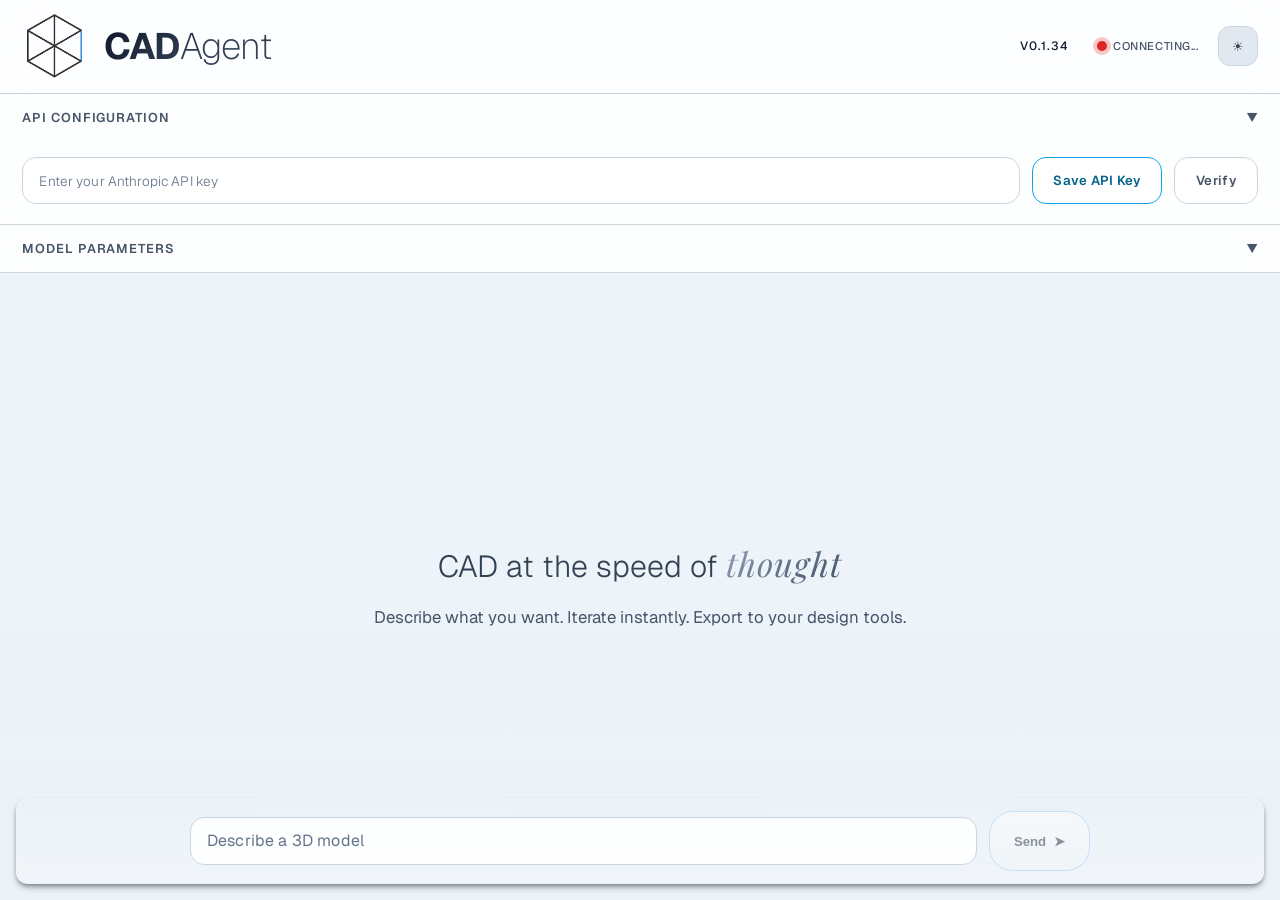
<file: ui/chat.html>
<!DOCTYPE html>
<html lang="en">
<head>
  <meta charset="UTF-8" />
  <meta name="viewport" content="width=device-width, initial-scale=1.0" />
  <title>CADAgent Chat</title>
  <link href="https://fonts.googleapis.com/css2?family=Geist:wght@200;300;400;500;600;700&family=JetBrains+Mono:wght@400;500;600&family=Playfair+Display:ital,wght@0,300;0,400;1,400&display=swap" rel="stylesheet">
  <link rel="stylesheet" href="chat.css" />
</head>
<body>
  <!-- SVG Icon Definitions -->
  <svg style="display: none;" aria-hidden="true">
    <defs>
      <!-- Loading spinner icon -->
      <symbol id="icon-loading" viewBox="0 0 24 24">
        <circle cx="12" cy="12" r="10" stroke="currentColor" stroke-width="3" fill="none" 
                stroke-linecap="round" stroke-dasharray="60" stroke-dashoffset="15" 
                opacity="0.25"/>
        <circle cx="12" cy="12" r="10" stroke="currentColor" stroke-width="3" fill="none" 
                stroke-linecap="round" stroke-dasharray="15 45" 
                class="spinner-path"/>
      </symbol>
      <!-- Checkmark icon -->
      <symbol id="icon-checkmark" viewBox="0 0 24 24">
        <path d="M5 13l4 4L19 7" stroke="currentColor" stroke-width="3" fill="none" 
              stroke-linecap="round" stroke-linejoin="round"/>
      </symbol>
    </defs>
  </svg>

  <div id="spaceApp" class="space-app">
    <!-- Header / Brand -->
    <header class="header-section">
      <div class="brand-container">
        <img src="../logotype.png" alt="CADAgent" class="logo" />
        <h1 class="brand-name">CAD<span class="agent">Agent</span></h1>
      </div>
      <div class="header-controls">
        <div class="version-row"><span id="version-display" class="version-badge">v0.0.0</span></div>
        <div class="status" id="connectionStatus">
          <span class="status-dot"></span>
          <span class="status-text">Connecting...</span>
        </div>
        <button id="darkModeToggle" class="dark-mode-toggle" title="Toggle theme" aria-label="Toggle dark mode">
          <span class="theme-sun">☀</span>
          <span class="theme-moon">🌙</span>
        </button>
      </div>
    </header>

    <!-- API Configuration Panel -->
    <section id="apiKeySection" class="panel api-key-container">
      <div class="panel-header" onclick="toggleSection('apiKeySection')">
        <span>API Configuration</span>
        <span class="toggle-icon">▼</span>
      </div>
      <div class="panel-body">
        <div class="input-row">
          <div class="api-input-wrapper">
            <input type="password" id="apiKeyInput" placeholder="Enter your Anthropic API key" />
            <div id="cachedKeyOverlay" class="cached-key-overlay" style="display:none;">
              <div class="cached-key-display">
                <span class="cached-key-text">Using cached API key</span>
                <button id="resetApiKey" class="btn btn-reset" title="Clear cached key">Reset</button>
              </div>
            </div>
          </div>
          <button id="saveApiKey" class="btn save-key-btn" title="Securely cache your API key">Save API Key</button>
          <button id="testApiKey" class="btn ghost-btn">Verify</button>
        </div>
      </div>
    </section>

    <!-- Parameters Panel -->
    <section id="parametersSection" class="panel collapsed">
      <div class="panel-header" onclick="toggleSection('parametersSection')">
        <span>Model Parameters</span>
        <span class="toggle-icon">▼</span>
      </div>
      <div class="panel-body">
        <div id="parameterControls" class="parameter-controls"></div>
        <button id="updateParameters" class="btn accent-btn">Update Model</button>
      </div>
    </section>

    <!-- Main Chat Area -->
  <main class="chat-main main-content">
      <div id="welcomeMessage" class="welcome-hero">
        <div class="hero-inner">
          <h2 class="tagline">CAD at the speed of <em class="thought-italic">thought</em></h2>
          <p class="description">Describe what you want. Iterate instantly. Export to your design tools.</p>
        </div>
      </div>
      <div id="chatMessages" class="messages"></div>
  <div id="inputContainer" class="chat-input-dock floating-input-container">
        <div class="chat-input-dock-inner">
          <textarea id="chatInput" rows="1" placeholder="Describe a 3D model"></textarea>
          <button id="sendButton" class="send-btn" disabled>
            <span class="send-label">Send</span>
            <span class="send-icon" aria-hidden="true">➤</span>
          </button>
        </div>
      </div>
    </main>
  </div>

  <script>
    window.SPACE_BACKEND_CONFIG = null;
  // Central UI version identifier
  window.SPACE_APP_VERSION = 'v0.1.34';
    (function(){
      try{var el=document.getElementById('version-display'); if(el) el.textContent=window.SPACE_APP_VERSION;}catch(e){}
    })();
  </script>
  <script src="chat.js"></script>
</body>
</html>
</file>
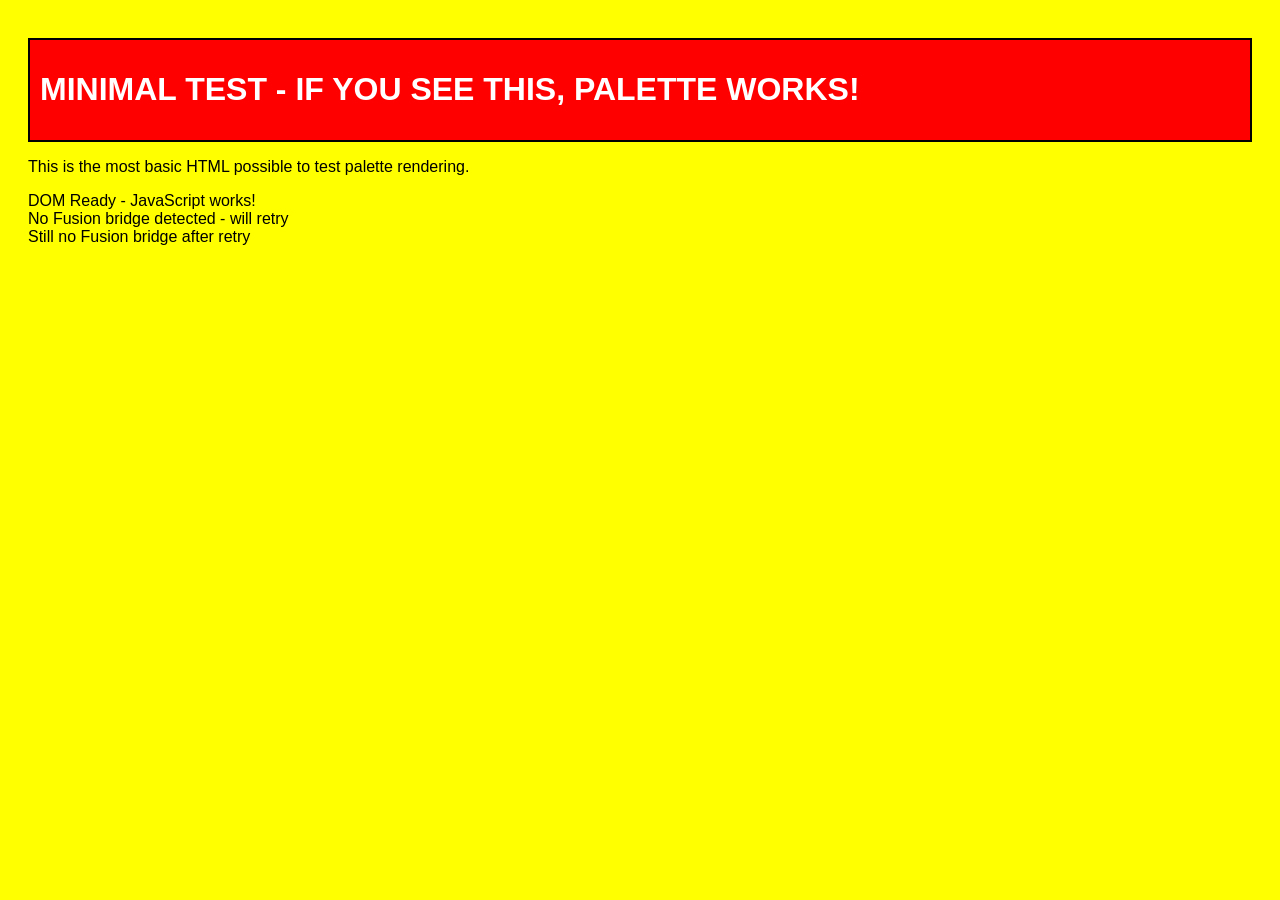
<file: ui/minimal.html>
<!DOCTYPE html>
<html lang="en">
<head>
    <meta charset="UTF-8">
    <meta name="viewport" content="width=device-width, initial-scale=1.0">
    <title>CADAgent Minimal Test</title>
    <style>
        body { 
            background-color: yellow; 
            padding: 20px; 
            font-family: Arial, sans-serif; 
            font-size: 16px;
        }
        .test-box {
            background-color: red;
            color: white;
            padding: 10px;
            margin: 10px 0;
            border: 2px solid black;
        }
    </style>
</head>
<body>
    <div class="test-box">
        <h1>MINIMAL TEST - IF YOU SEE THIS, PALETTE WORKS!</h1>
    </div>
    <p>This is the most basic HTML possible to test palette rendering.</p>
    <div id="status">Loading...</div>
    
    <script>
        console.log('CADAgent: Minimal HTML script executing');
        
        // Handle Fusion messages (Python -> HTML)
        window.fusionJavaScriptHandler = {
            handle: function(action, data) {
                console.log('CADAgent: Received from Python:', action, data);
                try {
                    if (action === 'init') {
                        document.getElementById('status').innerHTML += '<br>Received init message from Python!';
                        return 'HTML_OK';
                    }
                } catch (e) {
                    console.error('CADAgent: Error handling Fusion message:', e);
                }
                return 'OK';
            }
        };
        
        document.addEventListener('DOMContentLoaded', function() {
            console.log('CADAgent: DOM loaded');
            document.getElementById('status').innerHTML = 'DOM Ready - JavaScript works!';
            // Notify Python that HTML is ready
            try {
                if (typeof adsk !== 'undefined' && adsk && typeof adsk.fusionSendData === 'function') {
                    const res = adsk.fusionSendData('html_ready', JSON.stringify({ ts: Date.now(), page: 'minimal' }));
                    if (res && res.then) {
                        res.then(r => console.log('CADAgent: minimal html_ready ack:', r));
                    } else {
                        console.log('CADAgent: minimal html_ready sync ack:', res);
                    }
                }
            } catch (e) {
                console.warn('CADAgent: minimal html_ready exception:', e);
            }
            
            // Test if Fusion bridge is available
            if (typeof adsk !== 'undefined') {
                document.getElementById('status').innerHTML += '<br>Fusion bridge detected!';
                console.log('CADAgent: Fusion bridge available');
                
                // Test sending message to Python
                try {
                    const result = adsk.fusionSendData('ping', 'test_from_html');
                    if (result && result.then) {
                        result.then(res => {
                            console.log('CADAgent: Ping response:', res);
                            document.getElementById('status').innerHTML += '<br>Ping response: ' + res;
                        });
                    } else {
                        console.log('CADAgent: Sync ping response:', result);
                        document.getElementById('status').innerHTML += '<br>Sync ping response: ' + result;
                    }
                } catch (e) {
                    console.error('CADAgent: Error sending ping:', e);
                    document.getElementById('status').innerHTML += '<br>Error sending ping: ' + e;
                }
            } else {
                document.getElementById('status').innerHTML += '<br>No Fusion bridge detected - will retry';
                console.log('CADAgent: No Fusion bridge - retrying in 1 second');
                
                // Retry after 1 second as per best practices
                setTimeout(function() {
                    if (typeof adsk !== 'undefined') {
                        document.getElementById('status').innerHTML += '<br>Fusion bridge detected on retry!';
                        console.log('CADAgent: Fusion bridge available on retry');
                    } else {
                        document.getElementById('status').innerHTML += '<br>Still no Fusion bridge after retry';
                        console.log('CADAgent: Still no Fusion bridge');
                    }
                }, 1000);
            }
        });
    </script>
</body>
</html>
</file>
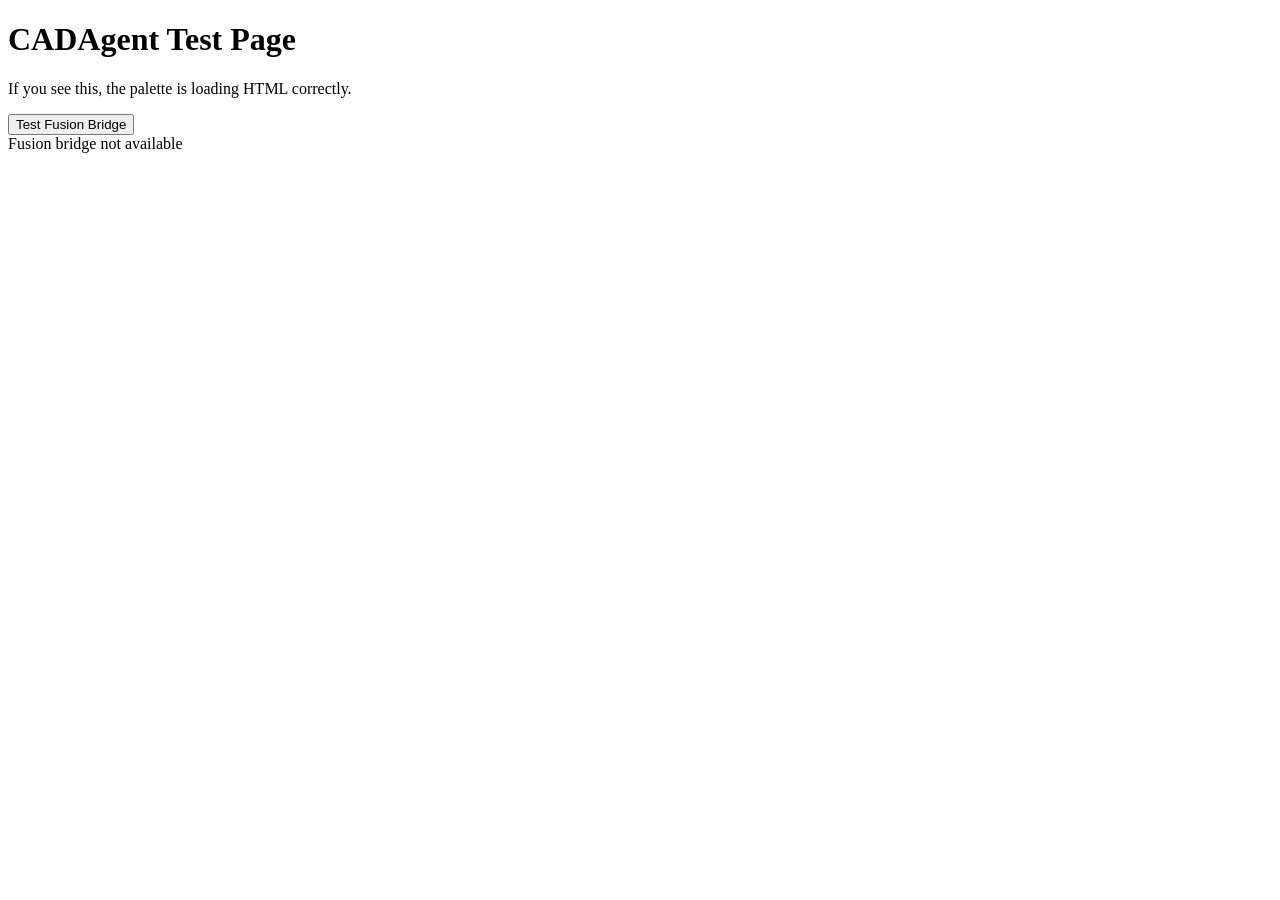
<file: ui/test.html>
<!DOCTYPE html>
<html lang="en">
<head>
    <meta charset="UTF-8">
    <title>CADAgent Test</title>
</head>
<body>
    <h1>CADAgent Test Page</h1>
    <p>If you see this, the palette is loading HTML correctly.</p>
    <button onclick="testFusion()">Test Fusion Bridge</button>
    <div id="output"></div>
    
    <script>
        console.log('CADAgent: Test page loaded');
        
        function testFusion() {
            const output = document.getElementById('output');
            if (typeof adsk !== 'undefined' && adsk.fusionSendData) {
                output.innerHTML = 'Fusion bridge detected!';
                console.log('CADAgent: Fusion bridge available');
                
                // Test sending data to Python
                const result = adsk.fusionSendData('ping', 'test');
                if (result && result.then) {
                    result.then(res => {
                        output.innerHTML += '<br>Response: ' + res;
                        console.log('CADAgent: Got response:', res);
                    });
                } else {
                    output.innerHTML += '<br>Sync response: ' + result;
                    console.log('CADAgent: Sync response:', result);
                }
            } else {
                output.innerHTML = 'Fusion bridge not available';
                console.log('CADAgent: No Fusion bridge');
            }
        }
        
        // Auto-test when page loads
        document.addEventListener('DOMContentLoaded', testFusion);
    </script>
</body>
</html>
</file>
<file: ui/chat.css>
/* CADAgent Chat v2 UI */
:root {
  --primary-bg: #000000;
  --secondary-bg: #000000;
  --accent-color: #0ea5e9;
  --accent-hover: #38bdf8;
  --text-primary: #f8fafc;
  --text-secondary: #94a3b8;
  --text-muted: #64748b;
  --border-color: #334155;
  --glass-bg: rgba(255, 255, 255, 0.05);
  --glass-border: rgba(255, 255, 255, 0.1);
  --shadow-light: 0 1px 3px 0 rgb(0 0 0 / 0.3), 0 1px 2px -1px rgb(0 0 0 / 0.3);
  --font-primary: 'Geist', -apple-system, BlinkMacSystemFont, 'Segoe UI', sans-serif;
  --font-mono: 'JetBrains Mono', 'SF Mono', Consolas, monospace;
}

* { box-sizing: border-box; margin:0; padding:0; }
html, body { height:100%; }
body {
  font-family: var(--font-primary);
  background: var(--primary-bg);
  color: var(--text-primary);
  min-height:100vh;
  position:relative;
  scroll-behavior:smooth;
  -webkit-font-smoothing: antialiased;
  overflow:hidden;
}
body::before {
  content:"";
  position:fixed; inset:0; z-index:-1; pointer-events:none;
  background: linear-gradient(180deg,
    rgba(14,165,233,0.025) 0%,
    rgba(56,189,248,0.02) 20%,
    rgba(14,165,233,0.015) 40%,
    rgba(56,189,248,0.02) 60%,
    rgba(14,165,233,0.025) 80%,
    rgba(56,189,248,0.03) 100%);
}

.space-app { display:flex; flex-direction:column; height:100vh; min-height:0; width:100%; }

/* Header */
.header-section { display:flex; align-items:center; justify-content:space-between; flex-wrap:nowrap; gap:clamp(0.5rem, 1.6vw, 1.1rem); padding:clamp(0.65rem, 1.6vh, 0.9rem) clamp(1rem, 3vw, 1.4rem); border-bottom:1px solid var(--glass-border); background:rgba(255,255,255,0.02); backdrop-filter: blur(16px) saturate(1.1); position:sticky; top:0; z-index:40; }
.header-section > * { min-width:0; }
.brand-container { display:flex; align-items:center; gap:clamp(0.5rem, 1.8vw, 1.1rem); min-width:0; flex:1 1 auto; }
.logo { width:clamp(40px, 10vw, 64px); height:clamp(40px, 10vw, 64px); object-fit:contain; flex-shrink:0; }
.brand-name { font-size:clamp(1.35rem, 3.8vw, 2.3rem); font-weight:700; letter-spacing:-0.025em; margin:0; background:linear-gradient(135deg,#f8fafc,#94a3b8 60%); -webkit-background-clip:text; background-clip:text; color:transparent; white-space:nowrap; overflow:hidden; text-overflow:ellipsis; }
.brand-name .agent { font-weight:200; }
.header-controls { display:flex; align-items:center; gap:clamp(0.6rem, 1.8vw, 1.2rem); flex:0 0 auto; min-width:0; }
.header-controls > * { flex:0 0 auto; }
.version-row { display:flex; align-items:center; white-space:nowrap; }
.version-badge { font-size:clamp(0.55rem, 1.3vw, 0.75rem); letter-spacing:0.08em; background:var(--glass-bg); border:1px solid var(--glass-border); padding:clamp(2px, 0.5vh, 4px) clamp(6px, 1.2vw, 8px); border-radius:999px; text-transform:uppercase; font-weight:500; }
.status { display:flex; align-items:center; gap:6px; white-space:nowrap; }
.status-dot { width:10px; height:10px; border-radius:50%; background:#dc2626; box-shadow:0 0 0 4px rgba(220,38,38,0.15); transition:background .3s, box-shadow .3s; }
.status-dot.connected { background:#16a34a; box-shadow:0 0 0 4px rgba(22,163,74,0.25); }
.status-text { font-size:clamp(0.55rem, 1.4vw, 0.7rem); color:var(--text-secondary); font-weight:500; letter-spacing:0.05em; text-transform:uppercase; }
.dark-mode-toggle { background:var(--glass-bg); color:var(--text-secondary); border:1px solid var(--glass-border); width:clamp(34px, 8vw, 40px); height:clamp(34px, 8vw, 40px); display:flex; align-items:center; justify-content:center; border-radius:12px; cursor:pointer; transition:.25s; position:relative; }
.dark-mode-toggle:hover { color:var(--accent-color); border-color:var(--accent-color); }
.dark-mode-toggle:focus-visible { outline:2px solid var(--accent-color); outline-offset:2px; }
.theme-sun { display:block; }
.theme-moon { display:none; }
[data-theme="dark"] .theme-sun { display:none; }
[data-theme="dark"] .theme-moon { display:block; }

/* Panels */
.panel { border-bottom:1px solid var(--glass-border); background:rgba(255,255,255,0.03); backdrop-filter: blur(14px); transition:max-height .35s ease, background .35s ease; }
.panel-header { padding:clamp(0.7rem, 1.8vh, 0.95rem) clamp(1rem, 3vw, 1.4rem); display:flex; justify-content:space-between; align-items:center; cursor:pointer; font-size:clamp(0.65rem, 1.6vw, 0.8rem); letter-spacing:0.07em; font-weight:600; color:var(--text-secondary); text-transform:uppercase; }
.panel-header:hover { color:var(--text-primary); }
.panel-body { padding:clamp(0.75rem, 2vh, 1rem) clamp(1rem, 3vw, 1.4rem) clamp(1rem, 2.5vh, 1.2rem); display:flex; flex-direction:column; gap:clamp(0.7rem, 2vh, 0.95rem); }
.panel.collapsed .panel-body { display:none; }

/* Parameter Controls (reuse existing ids for JS) */
.parameter-controls { display:flex; flex-direction:column; gap:0.75rem; }
.parameter-item { background:var(--glass-bg); border:1px solid var(--glass-border); border-radius:14px; padding:clamp(0.65rem, 1.8vh, 0.85rem) clamp(0.8rem, 2vw, 0.95rem); display:flex; flex-direction:column; gap:0.5rem; backdrop-filter:blur(10px); transition:.25s; }
.parameter-item:hover { border-color:var(--accent-color); background:rgba(255,255,255,0.08); }
.parameter-header { display:flex; justify-content:space-between; align-items:center; }
.parameter-label { font-size:clamp(0.58rem, 1.4vw, 0.68rem); font-weight:600; text-transform:uppercase; letter-spacing:0.07em; color:var(--text-secondary); }
.parameter-current-value { font-family:var(--font-mono); font-size:clamp(0.55rem, 1.3vw, 0.65rem); padding:2px 6px; border-radius:6px; background:rgba(14,165,233,0.15); color:var(--accent-color); letter-spacing:0.05em; }
.parameter-controls-row { display:flex; gap:clamp(0.45rem, 1.5vw, 0.65rem); align-items:center; }
.parameter-slider-container { flex:1; }
.parameter-slider { -webkit-appearance:none; appearance:none; width:100%; height:4px; background:rgba(255,255,255,0.15); border-radius:2px; outline:none; cursor:pointer; transition:background .3s; }
.parameter-slider::-webkit-slider-thumb { -webkit-appearance:none; appearance:none; width:16px; height:16px; border-radius:50%; background:var(--accent-color); border:2px solid #0b6e94; box-shadow:0 0 0 1.5px rgba(14,165,233,0.35); transition:.25s; }
.parameter-slider::-webkit-slider-thumb:hover { background:var(--accent-hover); box-shadow:0 0 0 2.5px rgba(14,165,233,0.45); }
.parameter-numeric-input { width:84px; text-align:center; background:var(--glass-bg); border:1px solid var(--glass-border); border-radius:10px; padding:0.45rem 0.5rem; font-size:0.7rem; font-family:var(--font-mono); color:var(--text-primary); outline:none; transition:.25s; }
.parameter-numeric-input:focus { border-color:var(--accent-color); box-shadow:0 0 0 1.5px rgba(14,165,233,0.35); }
.parameter-range-labels { display:flex; justify-content:space-between; font-size:0.55rem; letter-spacing:0.05em; font-family:var(--font-mono); color:var(--text-muted); margin-top:2px; }

.input-row { display:flex; gap:0.75rem; align-items:stretch; flex-wrap:wrap; }
.api-input-wrapper { position:relative; flex:1; }
#apiKeyInput { width:100%; padding:0.85rem 1rem; background:var(--glass-bg); border:1px solid var(--glass-border); border-radius:14px; font-size:0.85rem; color:var(--text-primary); font-family:var(--font-primary); letter-spacing:0.01em; outline:none; transition:.25s; }
#apiKeyInput:focus { border-color:var(--accent-color); box-shadow:0 0 0 1.5px rgba(14,165,233,0.35); background:rgba(255,255,255,0.08); }
#apiKeyInput::placeholder { color:var(--text-muted); font-weight:300; }

.cached-key-overlay { position:absolute; inset:0; display:flex; align-items:center; justify-content:space-between; padding:0 0.75rem 0 0.95rem; background:rgba(16,185,129,0.14); /* subtle success tint */ border:1px solid rgba(16,185,129,0.35); border-radius:14px; font-size:0.68rem; font-weight:500; letter-spacing:0.05em; backdrop-filter:blur(6px) saturate(1.1); color:var(--text-primary); overflow:hidden; }
.cached-key-overlay::before { content:""; position:absolute; left:0; top:0; bottom:0; width:4px; background:linear-gradient(180deg,#10b981,#059669); box-shadow:0 0 0 1px rgba(16,185,129,0.4); }
.cached-key-text { color:#e6fff6; font-weight:600; letter-spacing:0.06em; text-transform:uppercase; }
.cached-key-display { display:flex; align-items:center; gap:0.6rem; }
.btn-reset { background:rgba(255,255,255,0.15); color:#f0fdf4; border:1px solid rgba(255,255,255,0.25); padding:0.4rem 0.85rem; font-size:0.62rem; border-radius:12px; line-height:1; font-weight:600; letter-spacing:0.06em; backdrop-filter:blur(4px); }
.btn-reset:hover { background:rgba(255,255,255,0.25); }
.btn-reset:disabled { opacity:.45; }

/* Light theme adjustments for cached key overlay */
[data-theme="light"] .cached-key-overlay { background:rgba(16,185,129,0.12); border-color:rgba(16,185,129,0.4); }
[data-theme="light"] .cached-key-overlay::before { box-shadow:0 0 0 1px rgba(16,185,129,0.45); }
[data-theme="light"] .cached-key-text { color:#065f46; }
[data-theme="light"] .btn-reset { background:rgba(255,255,255,0.7); color:#065f46; border-color:rgba(6,95,70,0.25); }
[data-theme="light"] .btn-reset:hover { background:rgba(255,255,255,0.9); }

/* Buttons */
.btn { position:relative; border:none; cursor:pointer; font-family:var(--font-primary); font-weight:600; letter-spacing:0.02em; font-size:clamp(0.7rem, 1.6vw, 0.82rem); display:inline-flex; align-items:center; gap:0.5rem; padding:clamp(0.6rem, 1.9vh, 0.8rem) clamp(1rem, 3vw, 1.3rem); border-radius:14px; background:var(--glass-bg); color:var(--text-secondary); border:1px solid var(--glass-border); }
.btn:hover { color:var(--text-primary); border-color:var(--accent-color); }
.btn:focus-visible { outline:2px solid var(--accent-color); outline-offset:2px; }
.btn:disabled { opacity:.55; cursor:not-allowed; }
.save-key-btn { background:#ffffff; color:var(--accent-color); border:1px solid var(--accent-color); }
.save-key-btn:hover { background:var(--accent-color); color:#fff; box-shadow:0 8px 24px -4px rgba(14,165,233,0.35); }
.ghost-btn { background:transparent; }
.accent-btn { background:linear-gradient(180deg, rgba(2,6,23,0.85) 0%, rgba(2,6,23,0.65) 100%), linear-gradient(135deg, rgba(14,165,233,0.22), rgba(56,189,248,0.12)); border:1px solid rgba(148,163,184,0.35); color:var(--text-primary); backdrop-filter:blur(4px); }
.accent-btn:hover { border-color:rgba(56,189,248,0.55); }

/* Welcome / Hero */
.welcome-hero { position:absolute; top:50%; left:50%; transform:translate(-50%, -50%); text-align:center; max-width:min(720px, 92vw); padding:0 clamp(0.75rem, 3vw, 1.5rem); opacity:1; transition:opacity .35s; }
.chat-main.has-messages .welcome-hero { display:none; }
.tagline { font-size:clamp(1.3rem, 4.5vw, 1.9rem); font-weight:300; color:var(--text-secondary); line-height:1.2; margin-bottom:clamp(0.8rem, 2.4vh, 1.2rem); }
.thought-italic { font-family:'Playfair Display', serif; font-style:italic; font-weight:300; letter-spacing:0.03em; font-size:clamp(1rem, 3.5vw, 1.1em); background:linear-gradient(135deg,#94a3b8 0%, #64748b 50%, #475569 100%); -webkit-background-clip:text; background-clip:text; -webkit-text-fill-color:transparent; }
.description { font-size:clamp(0.95rem, 2.8vw, 1.05rem); color:var(--text-secondary); line-height:1.55; max-width:min(560px, 85vw); margin:0 auto; }

/* Messages */
.chat-main { flex:1; position:relative; display:flex; flex-direction:column; padding-bottom:80px; min-height:0; }
.messages { flex:1; min-height:0; overflow-y:auto; padding:16px; display:flex; flex-direction:column; justify-content:flex-start; gap:16px; overscroll-behavior:contain; }
.message { display:flex; flex-direction:column; }
.message .content { max-width:min(74%, 540px); width:fit-content; display:inline-block; background:var(--glass-bg); border:1px solid var(--glass-border); padding:clamp(0.7rem, 1.8vh, 0.95rem) clamp(0.85rem, 2.5vw, 1.1rem); border-radius:18px; font-size:clamp(0.8rem, 2.3vw, 0.9rem); line-height:1.4; backdrop-filter:blur(12px); box-shadow:var(--shadow-light); white-space:pre-wrap; word-break:break-word; min-width:2.25rem; }
.message.user .content { background:linear-gradient(180deg, rgba(2,6,23,0.75) 0%, rgba(2,6,23,0.55) 100%), linear-gradient(135deg, rgba(14,165,233,0.2), rgba(56,189,248,0.08)); border:1px solid rgba(148,163,184,0.25); color:var(--text-primary); }
.message.assistant .content { color:var(--text-primary); }
.message.system .content { font-style:italic; color:var(--text-secondary); }
/* Progress message styling */
.message.progress .content { max-width:min(260px, 68vw); background:var(--glass-bg); border:1px solid var(--glass-border); display:flex; align-items:center; gap:10px; padding:0.65rem 0.85rem; border-radius:16px; box-shadow:none; }
.progress-icon { width:16px; height:16px; color:var(--accent-color); display:inline-flex; align-items:center; justify-content:center; flex-shrink: 0; }
.progress-icon svg { width: 100%; height: 100%; }
.progress-icon .spinner-path { animation: spin 1.5s linear infinite; transform-origin: center; }
.progress-text { font-weight:500; color:var(--text-primary); letter-spacing:0.02em; }
.message.progress.completed .content { max-width:140px; border-color:rgba(22,163,74,0.55); }
.message.progress.completed .progress-icon { color:#22c55e; }
.message.progress.completed .progress-text { color:#22c55e; }

/* Chat Input Dock */
.chat-input-dock { position:fixed; left:16px; right:16px; bottom:16px; padding:12px; margin:0; background:linear-gradient(180deg, rgba(0,0,0,0.1) 0%, rgba(0,0,0,0.65) 100%); border:1px solid var(--glass-border); border-radius:12px; box-shadow:0 4px 6px -1px rgba(0,0,0,0.35), 0 2px 4px -1px rgba(0,0,0,0.25); display:flex; justify-content:center; z-index:50; min-height:48px; }
.chat-input-dock-inner { width:100%; max-width:900px; display:flex; align-items:center; gap:12px; }
.chat-input-dock textarea { flex:1; background:var(--glass-bg); border:1px solid var(--glass-border); border-radius:14px; resize:none; padding:12px 16px; font-size:clamp(0.875rem, 3.5vw, 1rem); font-family:var(--font-primary); letter-spacing:0.01em; color:var(--text-primary); outline:none; line-height:1.4; min-height:clamp(20px, 4vw, 24px); }
.chat-input-dock textarea:focus { border-color:var(--accent-color); box-shadow:0 0 0 2px rgba(14,165,233,0.2); background:rgba(255,255,255,0.07); }
.send-btn { position:relative; background:linear-gradient(180deg, rgba(2,6,23,0.85) 0%, rgba(2,6,23,0.65) 100%), linear-gradient(135deg, rgba(14,165,233,0.22), rgba(56,189,248,0.12)); border:1px solid rgba(148,163,184,0.35); color:var(--text-primary); padding:clamp(0.75rem, 2.2vh, 1rem) clamp(1.15rem, 3.2vw, 1.5rem); border-radius:24px; font-size:clamp(0.72rem, 2vw, 0.82rem); font-weight:600; display:inline-flex; gap:0.5rem; align-items:center; height:clamp(48px, 8vh, 60px); }
.send-btn:hover:not(:disabled) { border-color:rgba(56,189,248,0.55); }
.send-btn:disabled { opacity:.45; cursor:not-allowed; }
.send-icon { font-size:0.8rem; }

/* Scrollbar styling */
.messages::-webkit-scrollbar { width:8px; }
.messages::-webkit-scrollbar-track { background:transparent; }
.messages::-webkit-scrollbar-thumb { background:rgba(255,255,255,0.12); border-radius:4px; }
.messages::-webkit-scrollbar-thumb:hover { background:rgba(255,255,255,0.22); }

/* Animations */
@keyframes spin { to { transform:rotate(360deg); } }

@media (max-width: 720px) {
  .header-section { gap:clamp(0.4rem, 1.4vw, 0.9rem); padding:clamp(0.55rem, 1.5vh, 0.85rem) clamp(0.85rem, 3vw, 1.2rem); }
  .brand-container { gap:clamp(0.4rem, 1.4vw, 0.8rem); }
  .logo { width:clamp(36px, 11vw, 56px); height:clamp(36px, 11vw, 56px); }
  .brand-name { font-size:clamp(1.1rem, 4.1vw, 1.85rem); }
  .header-controls { gap:clamp(0.35rem, 1.3vw, 0.8rem); }
  .version-badge { font-size:clamp(0.48rem, 1.2vw, 0.65rem); padding:clamp(1px, 0.35vh, 2px) clamp(4px, 1vw, 6px); }
  .status { gap:4px; }
  .status-text { font-size:clamp(0.48rem, 1.3vw, 0.62rem); }
  .dark-mode-toggle { width:clamp(32px, 8vw, 36px); height:clamp(32px, 8vw, 36px); }
  .welcome-hero { position:relative; top:auto; left:50%; transform:translateX(-50%); margin-top:clamp(1.5rem, 5vh, 2.5rem); }
  .chat-input-dock-inner { align-items:flex-end; }
  .message .content { max-width:90%; }
}

@media (max-width: 560px) {
  .logo { width:clamp(32px, 12vw, 44px); height:clamp(32px, 12vw, 44px); }
  .brand-name { font-size:clamp(1rem, 4.8vw, 1.6rem); }
  /* Keep version badge visible on small screens inside Fusion */
  .version-row { display:flex; }
  .header-controls { gap:clamp(0.3rem, 1.2vw, 0.6rem); }
  .status-text { letter-spacing:0.04em; }
}

@media (max-width: 480px) {
  .header-section { padding:clamp(10px, 2.5vw, 12px) clamp(14px, 3vw, 16px); }
  .panel-body { padding:clamp(10px, 2.5vw, 12px) clamp(14px, 3vw, 16px); }
  .messages { padding:clamp(14px, 3vw, 16px); }
  .chat-input-dock { left:clamp(14px, 3vw, 16px); right:clamp(14px, 3vw, 16px); bottom:clamp(10px, 2.5vw, 12px); padding:clamp(10px, 2.5vw, 12px); }
  .chat-input-dock textarea { padding:clamp(10px, 2.5vw, 12px); }
  .space-app { font-size:clamp(0.8rem, 4vw, 1rem); }
}

/* Light theme (if toggled externally) */
[data-theme="light"] {
  --text-primary: #0f172a;
  --text-secondary: #475569;
  --text-muted: #64748b;
}
[data-theme="light"] body, body[data-theme="light"] { background:#f1f5f9; color:#0f172a; }
[data-theme="light"] .header-section { background:rgba(255,255,255,0.9); border-bottom:1px solid #cbd5e1; }
[data-theme="light"] .panel { background:rgba(255,255,255,0.85); border-bottom:1px solid #d0d7df; }
[data-theme="light"] .panel-header { color:#475569; }
[data-theme="light"] .panel-header:hover { color:#0f172a; }
[data-theme="light"] .brand-name { background:linear-gradient(135deg,#0f172a,#334155 60%); -webkit-background-clip:text; background-clip:text; }
[data-theme="light"] #apiKeyInput, [data-theme="light"] .parameter-item, [data-theme="light"] .chat-input-dock textarea, [data-theme="light"] .message .content, [data-theme="light"] .btn { background:rgba(255,255,255,0.9); border-color:#cbd5e1; }
[data-theme="light"] .message .content { color:#0f172a; }
[data-theme="light"] .message.system .content { color:#475569; }
[data-theme="light"] .tagline { color:#334155; }
[data-theme="light"] .description { color:#475569; }
[data-theme="light"] .btn { color:#475569; }
[data-theme="light"] .btn:hover { color:#0f172a; }
[data-theme="light"] .send-btn, [data-theme="light"] .accent-btn { color:#0f172a; }
[data-theme="light"] #chatInput::placeholder { color:#64748b; }
[data-theme="light"] .message.user .content { background:linear-gradient(180deg,#e0f6fe,#d5eef9); border-color:#94d9ef; }
[data-theme="light"] .status-text { color:#475569; }
[data-theme="light"] .status-dot { box-shadow:0 0 0 4px rgba(220,38,38,0.25); }
[data-theme="light"] .messages { background:transparent; }
[data-theme="light"] .chat-input-dock { background:linear-gradient(180deg, rgba(241,245,249,0), rgba(241,245,249,0.9)); }
[data-theme="light"] .save-key-btn { background:#ffffff; color:#03648a; border-color:#0ea5e9; }
[data-theme="light"] .save-key-btn:hover { background:#0ea5e9; color:#ffffff; }
/* Light theme dark-mode toggle contrast adjustment */
[data-theme="light"] .dark-mode-toggle { background:#e2e8f0; color:#334155; border-color:#cbd5e1; }
[data-theme="light"] .dark-mode-toggle:hover { background:#d9e2ec; color:#0f172a; border-color:#94a3b8; }
[data-theme="light"] .dark-mode-toggle:focus-visible { outline:2px solid #0ea5e9; }
[data-theme="light"] .accent-btn, [data-theme="light"] .send-btn { background:linear-gradient(180deg,#ffffff,#f1f5f9); border-color:#93c5fd; color:#0f172a; }
[data-theme="light"] .accent-btn:hover, [data-theme="light"] .send-btn:hover { border-color:#0ea5e9; }
[data-theme="light"] .parameter-current-value { background:#e0f2fe; color:#0369a1; }
[data-theme="light"] .parameter-slider { background:#cbd5e1; }
[data-theme="light"] .parameter-slider::-webkit-slider-thumb { box-shadow:0 0 0 1.5px rgba(14,165,233,0.55); }
[data-theme="light"] .parameter-slider::-webkit-slider-thumb:hover { box-shadow:0 0 0 2.5px rgba(14,165,233,0.65); }
[data-theme="light"] .messages::-webkit-scrollbar-thumb { background:rgba(0,0,0,0.25); }
</file>
